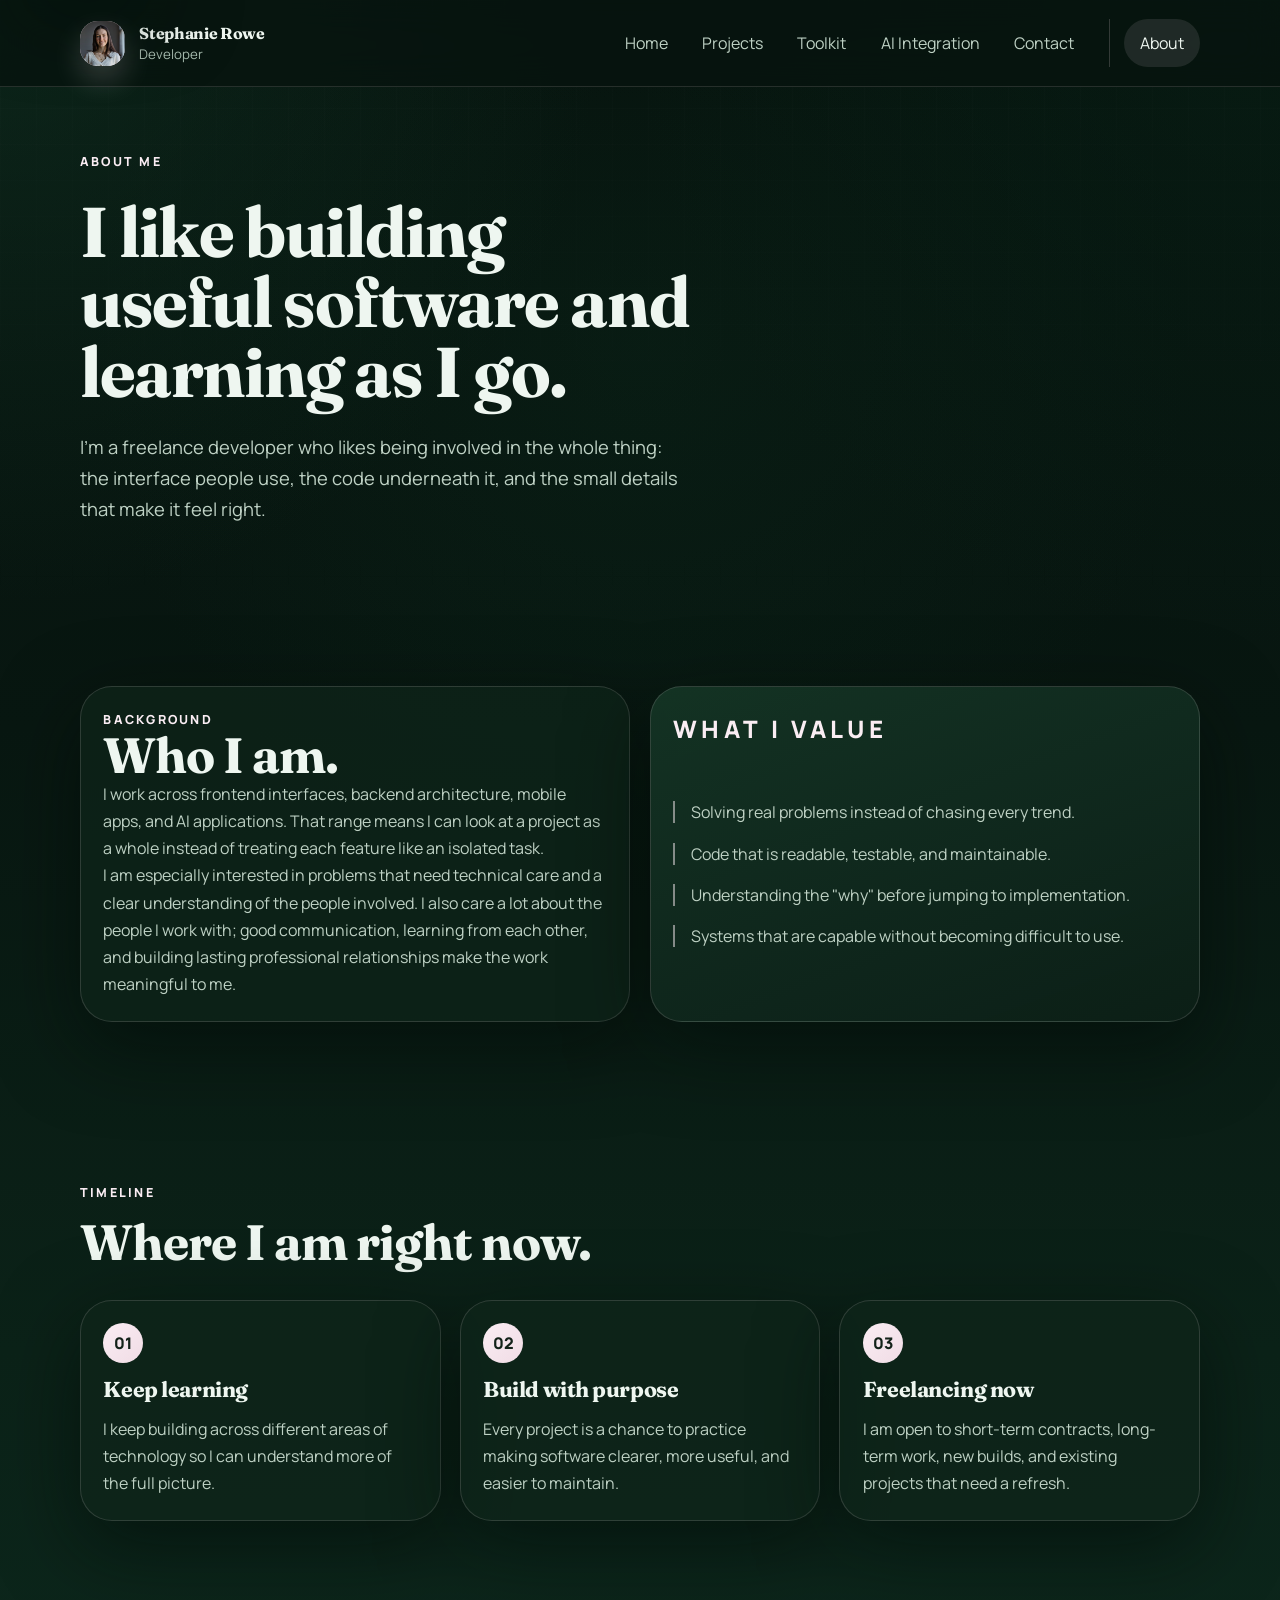
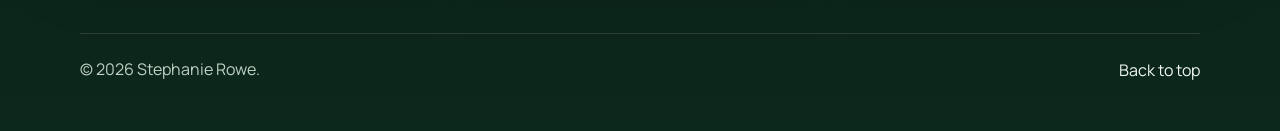
<file: about.html>
<!DOCTYPE html>
<html lang="en">
  <head>
    <meta charset="UTF-8" />
    <meta name="viewport" content="width=device-width, initial-scale=1.0" />
    <meta
      name="description"
      content="Learn more about Stephanie Rowe's approach to software development, freelance work, and building practical digital products."
    />
    <title>About Stephanie Rowe | Freelance Developer</title>
    <link rel="preconnect" href="https://fonts.googleapis.com" />
    <link rel="preconnect" href="https://fonts.gstatic.com" crossorigin />
    <link
      href="https://fonts.googleapis.com/css2?family=Manrope:wght@400;500;600;700;800&family=Fraunces:opsz,wght@9..144,500;9..144,600;9..144,700&display=swap"
      rel="stylesheet"
    />
    <link rel="icon" type="image/png" href="images/SRLogo.png" />
    <link rel="stylesheet" href="styles/main.css" />
    <script src="scripts/main.js" defer></script>
  </head>
  <body>
    <a class="skip-link" href="#content">Skip to content</a>

    <header class="site-header">
      <div class="container nav-shell">
        <a class="brand" href="index.html" aria-label="Home">
          <span class="brand-mark brand-photo">
            <img src="images/headshot_crop.png" alt="Portrait of Stephanie Rowe" />
          </span>
          <span class="brand-text">
            <strong>Stephanie Rowe</strong>
            <small>Developer</small>
          </span>
        </a>

        <button class="nav-toggle" type="button" aria-expanded="false" aria-controls="primary-navigation">
          <span class="nav-toggle-lines" aria-hidden="true"></span>
          <span class="sr-only">Toggle navigation</span>
        </button>

        <nav id="primary-navigation" class="site-nav" data-open="false">
          <div class="nav-group nav-group-main">
            <a href="index.html">Home</a>
            <a href="index.html#projects">Projects</a>
            <a href="index.html#toolkit">Toolkit</a>
            <a href="index.html#ai">AI Integration</a>
            <a href="index.html#contact">Contact</a>
          </div>
          <div class="nav-group nav-group-about">
            <a href="about.html" aria-current="page">About</a>
          </div>
        </nav>
      </div>
    </header>

    <main id="content">
      <section class="page-hero section">
        <div class="container reveal">
          <p class="eyebrow">About me</p>
          <h1>I like building useful software and learning as I go.</h1>
          <p class="lead narrow">
            I'm a freelance developer who likes being involved in the whole thing: the interface people use, the code underneath it, and the small details that make it feel right.
          </p>
        </div>
      </section>

      <section class="section">
        <div class="container about-grid reveal">
          <article class="content-card">
            <p class="card-label">Background</p>
            <h2>Who I am.</h2>
            <p>
              I work across frontend interfaces, backend architecture, mobile apps, and AI applications. That range means I can look at a project as a whole instead of treating each feature like an isolated task.
            </p>
            <p>
              I am especially interested in problems that need technical care and a clear understanding of the people involved. I also care a lot about the people I work with; good communication, learning from each other, and building lasting professional relationships make the work meaningful to me.
            </p>
          </article>

          <article class="content-card accent-card">
            <p class="card-label">What I value</p>
            <ul class="value-list">
              <li>Solving real problems instead of chasing every trend.</li>
              <li>Code that is readable, testable, and maintainable.</li>
              <li>Understanding the "why" before jumping to implementation.</li>
              <li>Systems that are capable without becoming difficult to use.</li>
            </ul>
          </article>
        </div>
      </section>

      <section class="section">
        <div class="container reveal">
          <div class="section-heading narrow">
            <p class="eyebrow">Timeline</p>
            <h2>Where I am right now.</h2>
          </div>

          <div class="timeline timeline-compact">
            <article>
              <span>01</span>
              <h3>Keep learning</h3>
              <p>I keep building across different areas of technology so I can understand more of the full picture.</p>
            </article>
            <article>
              <span>02</span>
              <h3>Build with purpose</h3>
              <p>Every project is a chance to practice making software clearer, more useful, and easier to maintain.</p>
            </article>
            <article>
              <span>03</span>
              <h3>Freelancing now</h3>
              <p>I am open to short-term contracts, long-term work, new builds, and existing projects that need a refresh.</p>
            </article>
          </div>
        </div>
      </section>
    </main>

    <footer class="site-footer">
      <div class="container footer-inner">
        <p>&copy; 2026 Stephanie Rowe.</p>
        <a href="#content">Back to top</a>
      </div>
    </footer>
  </body>
</html>
</file>
<file: styles/main.css>
:root {
  color-scheme: dark;
  --bg: #07140f;
  --bg-alt: #0c1f17;
  --surface: rgba(15, 36, 26, 0.72);
  --surface-strong: #153525;
  --text: #eef6f0;
  --muted: #bed1c4;
  --line: rgba(230, 210, 219, 0.2);
  --accent: #faedf3;
  --accent-dark: #f0dce5;
  --accent-soft: rgba(250, 237, 243, 0.16);
  --shadow: 0 24px 80px rgba(2, 10, 7, 0.58);
  --radius-xl: 32px;
  --radius-lg: 24px;
  --radius-md: 18px;
  --container: 1120px;
}

* {
  box-sizing: border-box;
}

html {
  scroll-behavior: smooth;
}

body {
  margin: 0;
  font-family: "Manrope", system-ui, sans-serif;
  color: var(--text);
  background:
    radial-gradient(circle at top left, rgba(22, 72, 49, 0.38), transparent 28%),
    radial-gradient(circle at top right, rgba(8, 42, 27, 0.42), transparent 30%),
    radial-gradient(circle at 50% 20%, rgba(14, 58, 37, 0.22), transparent 36%),
    linear-gradient(180deg, #06100c 0%, #081711 42%, #0b2218 78%, #0c271c 100%);
}

body::before {
  content: "";
  position: fixed;
  inset: 0;
  pointer-events: none;
  background-image: linear-gradient(rgba(232, 214, 222, 0.05) 1px, transparent 1px), linear-gradient(90deg, rgba(232, 214, 222, 0.05) 1px, transparent 1px);
  background-size: 36px 36px;
  mask-image: linear-gradient(180deg, rgba(0, 0, 0, 0.28), transparent 75%);
}

img {
  max-width: 100%;
  display: block;
}

a {
  color: inherit;
  text-decoration: none;
}

button {
  font: inherit;
}

h1,
h2,
h3,
.brand strong {
  font-family: "Fraunces", Georgia, serif;
  letter-spacing: -0.02em;
  margin: 0;
}

h1 {
  font-size: clamp(2.5rem, 5.5vw, 4.4rem);
  line-height: 1;
  max-width: 13ch;
}

h2 {
  font-size: clamp(2rem, 4vw, 3.1rem);
  line-height: 1.02;
}

h3 {
  font-size: 1.35rem;
  line-height: 1.1;
}

p {
  line-height: 1.7;
  color: var(--muted);
  margin: 0;
}

.container {
  width: min(calc(100% - 2rem), var(--container));
  margin-inline: auto;
}

.section {
  padding: 5rem 0;
  position: relative;
}

.hero {
  min-height: calc(100svh - 5.4rem);
  display: grid;
  align-items: center;
}

.section-heading {
  display: grid;
  gap: 0.9rem;
  max-width: 42rem;
  margin-bottom: 2rem;
}

.section-heading.narrow,
.lead.narrow {
  max-width: 38rem;
}

.eyebrow,
.card-label,
.project-tag {
  text-transform: uppercase;
  letter-spacing: 0.18em;
  font-size: 0.78rem;
  font-weight: 800;
  color: var(--accent);
}

.skip-link {
  position: absolute;
  left: 1rem;
  top: 1rem;
  padding: 0.8rem 1rem;
  border-radius: 999px;
  background: rgba(21, 53, 37, 0.98);
  box-shadow: var(--shadow);
  transform: translateY(-160%);
  transition: transform 0.2s ease;
  z-index: 20;
}

.skip-link:focus {
  transform: translateY(0);
}

.site-header {
  position: sticky;
  top: 0;
  z-index: 10;
  backdrop-filter: blur(18px);
  background: rgba(7, 20, 15, 0.78);
  border-bottom: 1px solid rgba(230, 210, 219, 0.14);
}

.nav-shell {
  min-height: 5.4rem;
  display: flex;
  align-items: center;
  justify-content: space-between;
  gap: 1rem;
}

.brand {
  display: inline-flex;
  align-items: center;
  gap: 0.9rem;
}

.brand-mark {
  display: grid;
  place-items: center;
  width: 2.8rem;
  height: 2.8rem;
  border-radius: 18px;
  color: #14241b;
  background: linear-gradient(135deg, var(--accent), var(--accent-dark));
  box-shadow: 0 14px 30px rgba(250, 237, 243, 0.2);
  font-weight: 800;
}

.brand-photo {
  overflow: hidden;
}

.brand-photo img {
  width: 100%;
  height: 100%;
  object-fit: cover;
  display: block;
}

.brand-text {
  display: grid;
  gap: 0.1rem;
}

.brand-text strong {
  font-size: 1rem;
}

.brand-text small {
  color: #a7bcaf;
}

.site-nav {
  display: flex;
  align-items: center;
  gap: 0.7rem;
}

.nav-group {
  display: flex;
  align-items: center;
  gap: 0.15rem;
}

.nav-group-about {
  margin-left: 0.45rem;
  padding-left: 0.9rem;
  border-left: 1px solid var(--line);
}

.site-nav a {
  padding: 0.8rem 1rem;
  border-radius: 999px;
  color: var(--muted);
  transition: background 0.2s ease, color 0.2s ease, transform 0.2s ease;
}

.site-nav a:hover,
.site-nav a:focus-visible,
.site-nav a[aria-current="page"] {
  color: var(--text);
  background: rgba(250, 237, 243, 0.1);
}

.nav-toggle {
  display: none;
  width: 3rem;
  height: 3rem;
  border: 1px solid var(--line);
  border-radius: 999px;
  background: rgba(250, 237, 243, 0.07);
  color: var(--text);
  align-items: center;
  justify-content: center;
}

.nav-toggle-lines {
  width: 1.1rem;
  height: 1px;
  background: currentColor;
  position: relative;
  display: block;
}

.nav-toggle-lines::before,
.nav-toggle-lines::after {
  content: "";
  position: absolute;
  left: 0;
  width: 100%;
  height: 1px;
  background: currentColor;
}

.nav-toggle-lines::before {
  top: -0.35rem;
}

.nav-toggle-lines::after {
  top: 0.35rem;
}

.hero-grid,
.about-grid,
.split-layout {
  display: grid;
  gap: 1.5rem;
}

.hero-grid {
  grid-template-columns: minmax(0, 1.3fr) minmax(280px, 0.7fr);
  align-items: stretch;
}

.hero-copy {
  display: grid;
  gap: 1.2rem;
  align-content: center;
  padding: 3rem 0;
}

.lead {
  font-size: 1.15rem;
  max-width: 34rem;
}

.availability {
  display: inline-flex;
  align-items: center;
  gap: 0.55rem;
  width: fit-content;
  padding: 0.4rem 0 0.4rem 0.9rem;
  border-left: 3px solid #9ee6b5;
  color: var(--text);
  font-size: 1.05rem;
  font-weight: 700;
}

.availability span {
  width: 0.6rem;
  height: 0.6rem;
  border-radius: 50%;
  background: #9ee6b5;
  box-shadow: 0 0 0 0.28rem rgba(158, 230, 181, 0.12);
}

.hero-actions {
  display: flex;
  flex-wrap: wrap;
  gap: 0.9rem;
  margin-top: 0.5rem;
}

.button {
  display: inline-flex;
  align-items: center;
  justify-content: center;
  min-height: 3rem;
  padding: 0.8rem 1.25rem;
  border-radius: 999px;
  border: 1px solid transparent;
  font-weight: 700;
}

.button-primary {
  color: #112017;
  background: linear-gradient(135deg, var(--accent), var(--accent-dark));
  box-shadow: 0 16px 30px rgba(250, 237, 243, 0.22);
}

.button-secondary {
  border-color: var(--line);
  background: rgba(250, 237, 243, 0.06);
}

.hero-card,
.content-card,
.contact-panel,
.project-card,
.stack-item,
.timeline article {
  background: var(--surface);
  border: 1px solid rgba(230, 210, 219, 0.16);
  border-radius: var(--radius-xl);
  box-shadow: var(--shadow);
}

.hero-card {
  padding: 1.5rem;
  align-self: center;
  backdrop-filter: blur(12px);
}

.about-intro {
  background: rgba(250, 237, 243, 0.035);
  border-block: 1px solid rgba(230, 210, 219, 0.12);
}

.about-photo-wrap {
  max-width: 25rem;
}

.about-photo {
  width: 100%;
  aspect-ratio: 1 / 1.08;
  object-fit: cover;
  border-radius: var(--radius-xl);
  border: 1px solid rgba(250, 237, 243, 0.24);
  filter: saturate(0.88);
}

.photo-caption {
  margin-top: 0.8rem;
  color: var(--accent);
  font-size: 0.8rem;
  letter-spacing: 0.12em;
  text-transform: uppercase;
}

.about-copy {
  display: grid;
  align-content: center;
  gap: 1rem;
  max-width: 42rem;
}

.about-copy h2 {
  max-width: 14ch;
}

.text-link {
  width: fit-content;
  margin-top: 0.35rem;
  color: var(--accent);
  font-weight: 800;
  border-bottom: 1px solid rgba(250, 237, 243, 0.38);
  padding-bottom: 0.25rem;
}

.text-link span {
  display: inline-block;
  margin-left: 0.35rem;
  transition: transform 0.2s ease;
}

.text-link:hover span,
.text-link:focus-visible span {
  transform: translateX(0.25rem);
}

.stat-list,
.value-list {
  list-style: none;
  padding: 0;
  margin: 0;
}

.stat-list {
  display: grid;
  gap: 1rem;
}

.stat-list li {
  padding: 1rem 0;
  border-bottom: 1px solid var(--line);
  display: grid;
  gap: 0.35rem;
}

.stat-list li:last-child {
  border-bottom: 0;
  padding-bottom: 0;
}

.stat-list strong {
  font-size: 1.1rem;
}

.card-grid,
.stack-grid,
.timeline,
.contact-panel,
.split-layout,
.about-grid {
  display: grid;
  gap: 1.2rem;
}

.project-showcase {
  display: grid;
  grid-template-columns: minmax(0, 1fr);
  gap: 1.2rem;
}

.card-grid {
  grid-template-columns: repeat(3, minmax(0, 1fr));
}

.project-card,
.stack-item,
.content-card,
.contact-panel,
.timeline article {
  padding: 1.4rem;
}

.ai-copy {
  display: grid;
  gap: 1.15rem;
}

.ai-copy p {
  line-height: 1.85;
}

.ai-copy .project-points {
  margin-top: 0.25rem;
}

.project-card {
  display: grid;
  gap: 1rem;
  min-height: 16rem;
  width: 100%;
  transition: transform 0.25s ease, border-color 0.25s ease;
}

.project-card:hover {
  transform: translateY(-5px);
  border-color: rgba(250, 237, 243, 0.35);
}

.project-card-featured {
  background: linear-gradient(160deg, rgba(21, 53, 37, 0.95), rgba(13, 31, 23, 0.96));
  min-height: 18rem;
}

.project-card-top {
  display: flex;
  flex-wrap: wrap;
  justify-content: space-between;
  gap: 0.75rem;
  align-items: center;
}

.project-meta {
  font-size: 0.92rem;
  color: var(--muted);
}

.project-points {
  display: grid;
  gap: 0.65rem;
  padding-left: 1.1rem;
  margin: 0;
  color: var(--muted);
}

.project-points li::marker {
  color: var(--accent);
}

.project-tags {
  display: flex;
  flex-wrap: wrap;
  gap: 0.7rem;
  margin-top: 0.25rem;
}

.project-tags span {
  padding: 0.7rem 0.95rem;
  border-radius: 999px;
  border: 1px solid rgba(230, 210, 219, 0.16);
  background: rgba(250, 237, 243, 0.07);
  color: var(--muted);
  font-size: 0.92rem;
  line-height: 1;
}

.project-card a {
  margin-top: auto;
  color: var(--accent);
  font-weight: 700;
}

.alt-surface {
  background: rgba(10, 24, 18, 0.72);
  border-block: 1px solid rgba(230, 210, 219, 0.12);
}

.freelance-section {
  background: linear-gradient(180deg, rgba(250, 237, 243, 0.04), transparent 75%);
}

.service-grid {
  display: grid;
  grid-template-columns: repeat(3, minmax(0, 1fr));
  gap: 1.2rem;
}

.service-card {
  display: grid;
  gap: 0.75rem;
  min-height: 13rem;
  padding: 1.5rem;
  border: 1px solid rgba(250, 237, 243, 0.2);
  border-radius: var(--radius-lg);
  background: rgba(250, 237, 243, 0.07);
  transition: background 0.25s ease, transform 0.25s ease;
}

.service-card:hover {
  transform: translateY(-5px);
  background: rgba(250, 237, 243, 0.12);
}

.service-number {
  color: var(--accent);
  font-size: 0.85rem;
  font-weight: 800;
  letter-spacing: 0.12em;
}

.service-card p {
  font-size: 0.96rem;
}

.skill-list {
  display: flex;
  flex-wrap: wrap;
  gap: 0.8rem;
}

.skill-list span {
  padding: 0.85rem 1rem;
  border-radius: 999px;
  background: rgba(250, 237, 243, 0.07);
  border: 1px solid rgba(230, 210, 219, 0.16);
  font-weight: 600;
}

.toolkit-grid {
  display: grid;
  grid-template-columns: repeat(4, minmax(0, 1fr));
  gap: 1rem;
}

.toolkit-card {
  min-height: 15rem;
  padding: 1.35rem;
  border-top: 2px solid rgba(250, 237, 243, 0.65);
  background: rgba(250, 237, 243, 0.055);
  transition: background 0.25s ease, transform 0.25s ease;
}

.toolkit-card:hover {
  transform: translateY(-4px);
  background: rgba(250, 237, 243, 0.1);
}

.toolkit-card h3 {
  color: var(--accent);
  font-size: 1.1rem;
}

.toolkit-card ul {
  display: grid;
  gap: 0.75rem;
  padding: 0;
  margin: 1.2rem 0 0;
  list-style: none;
  color: var(--muted);
  line-height: 1.45;
}

.timeline {
  grid-template-columns: repeat(3, minmax(0, 1fr));
}

.timeline article {
  display: grid;
  gap: 0.9rem;
}

.timeline span {
  display: inline-grid;
  place-items: center;
  width: 2.5rem;
  height: 2.5rem;
  border-radius: 999px;
  color: #132219;
  background: linear-gradient(135deg, var(--accent), var(--accent-dark));
  font-weight: 800;
}

.contact-panel {
  grid-template-columns: minmax(0, 1fr) auto;
  align-items: center;
  background: linear-gradient(135deg, rgba(21, 53, 37, 0.9), rgba(15, 36, 26, 0.92));
}

.contact-panel h2 {
  margin-bottom: 0.35rem;
}

.contact-links {
  display: grid;
  gap: 0.7rem;
}

.contact-links a {
  font-weight: 700;
  color: var(--accent);
  transform-origin: left center;
  transition: transform 0.2s ease, text-decoration-thickness 0.2s ease;
}

.contact-links a:hover,
.contact-links a:focus-visible {
  transform: scale(1.03);
  text-decoration: underline;
  text-decoration-thickness: 2px;
}

.page-hero {
  padding-top: 4rem;
}

.page-hero .reveal {
  display: grid;
  gap: 1.5rem;
}

.narrow {
  max-width: 42rem;
}

.about-grid {
  grid-template-columns: repeat(2, minmax(0, 1fr));
}

.accent-card {
  display: flex;
  flex-direction: column;
  background: linear-gradient(160deg, rgba(21, 53, 37, 0.92), rgba(12, 31, 23, 0.96));
}

.accent-card .card-label {
  font-size: 1.5rem;
}

.value-list {
  display: grid;
  flex: 1;
  align-content: center;
  gap: 1.2rem;
  color: var(--muted);
}

.value-list li {
  padding-left: 1rem;
  border-left: 2px solid rgba(250, 237, 243, 0.5);
}

.stack-grid {
  grid-template-columns: repeat(3, minmax(0, 1fr));
}

.stack-item {
  display: grid;
  gap: 0.7rem;
}

.timeline-compact {
  align-items: stretch;
}

.site-footer {
  padding: 2rem 0 3rem;
}

.footer-inner {
  display: flex;
  justify-content: space-between;
  gap: 1rem;
  align-items: center;
  border-top: 1px solid rgba(230, 210, 219, 0.14);
  padding-top: 1.4rem;
}

.sr-only {
  position: absolute;
  width: 1px;
  height: 1px;
  padding: 0;
  margin: -1px;
  overflow: hidden;
  clip: rect(0, 0, 0, 0);
  white-space: nowrap;
  border: 0;
}

.reveal {
  opacity: 0;
  transform: translateY(18px);
  transition: opacity 0.7s ease, transform 0.7s ease;
}

.reveal.is-visible {
  opacity: 1;
  transform: translateY(0);
}

@media (max-width: 900px) {
  .hero-grid,
  .card-grid,
  .project-showcase,
  .timeline,
  .service-grid,
  .toolkit-grid,
  .stack-grid,
  .about-grid,
  .contact-panel {
    grid-template-columns: 1fr;
  }

  .hero-copy {
    padding: 1.5rem 0 0;
  }
}

@media (max-width: 720px) {
  .section {
    padding: 4rem 0;
  }

  .hero {
    min-height: auto;
  }

  .nav-toggle {
    display: inline-flex;
  }

  .site-nav {
    position: absolute;
    inset: 5.4rem 1rem auto;
    display: grid;
    gap: 0.3rem;
    padding: 0.75rem;
    border-radius: 24px;
    background: rgba(12, 31, 23, 0.96);
    border: 1px solid rgba(230, 210, 219, 0.14);
    box-shadow: var(--shadow);
    opacity: 0;
    transform: translateY(-8px);
    pointer-events: none;
    transition: opacity 0.2s ease, transform 0.2s ease;
  }

  .site-nav[data-open="true"] {
    opacity: 1;
    transform: translateY(0);
    pointer-events: auto;
  }

  .site-nav a {
    width: 100%;
  }

  .nav-group {
    display: grid;
    gap: 0.3rem;
  }

  .nav-group-about {
    margin: 0.35rem 0 0;
    padding: 0.35rem 0 0;
    border-top: 1px solid var(--line);
    border-left: 0;
  }

  .footer-inner {
    flex-direction: column;
    align-items: flex-start;
  }
}
</file>
